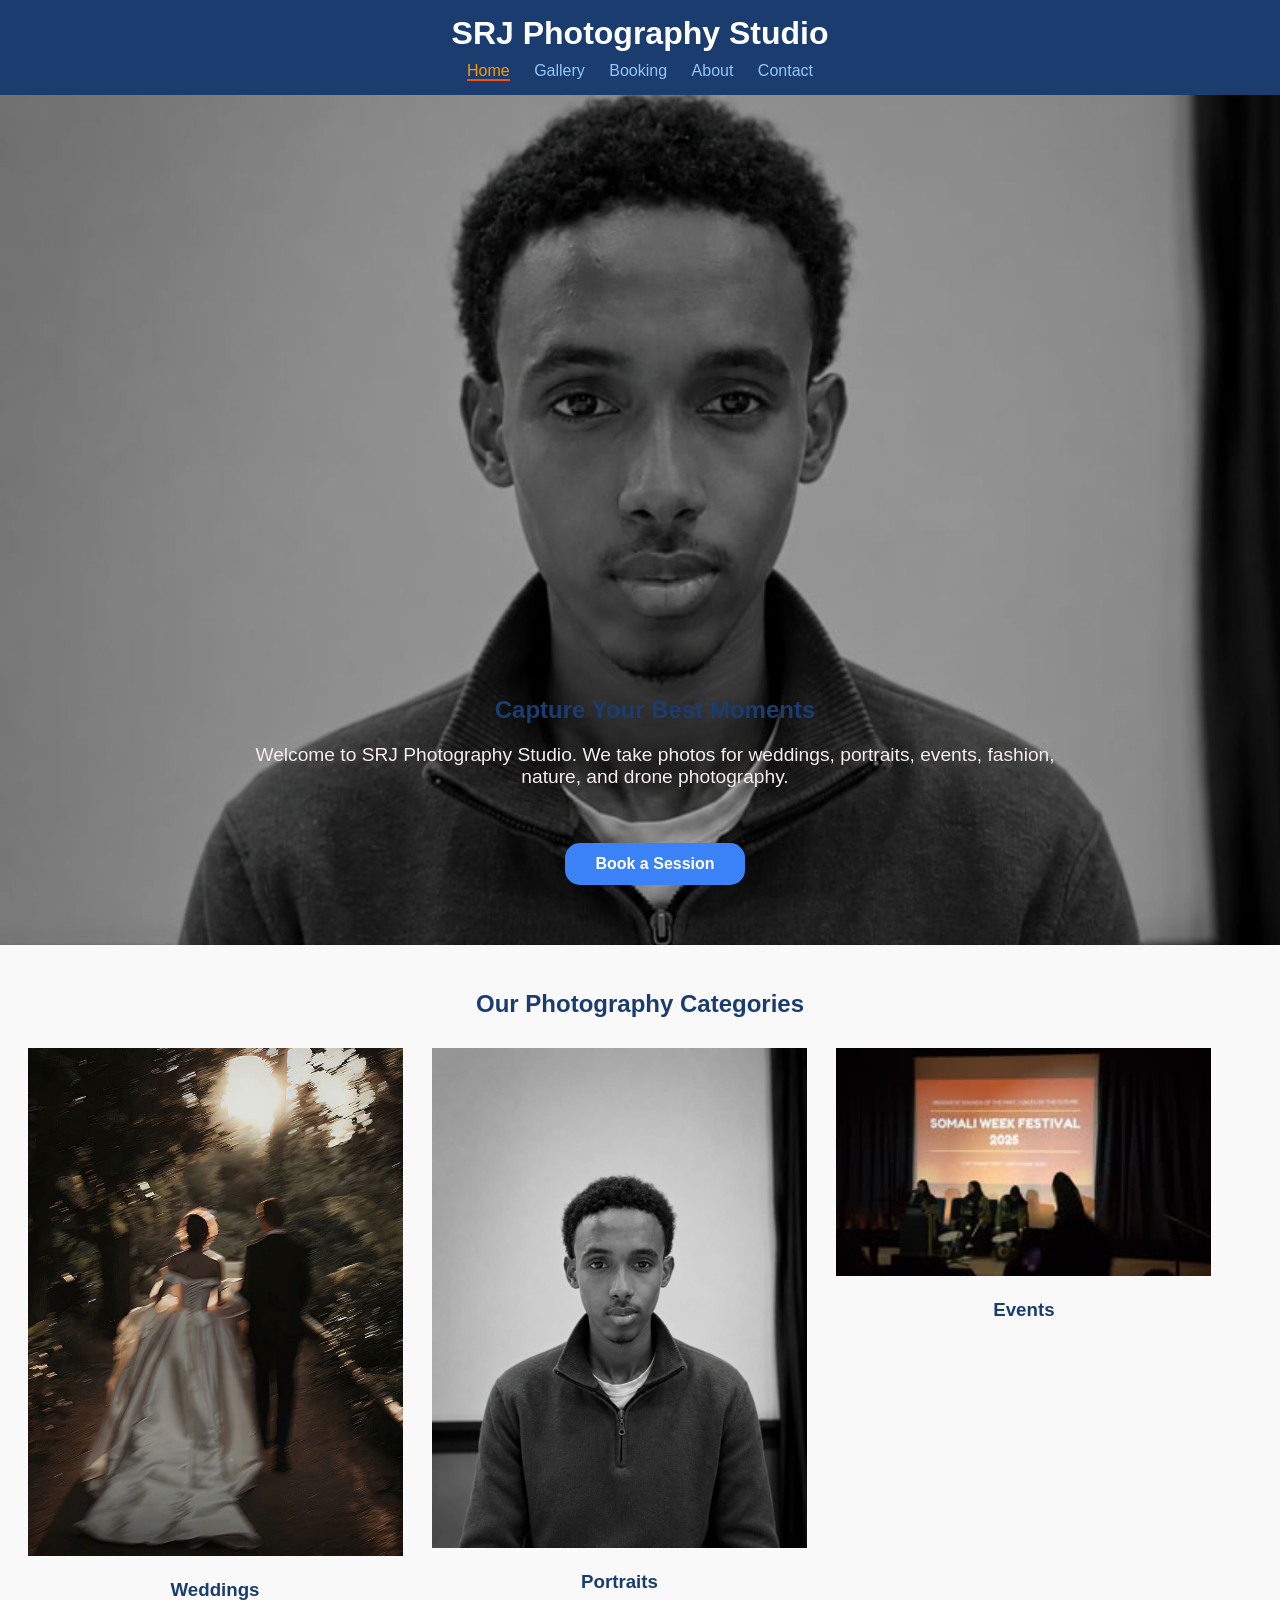
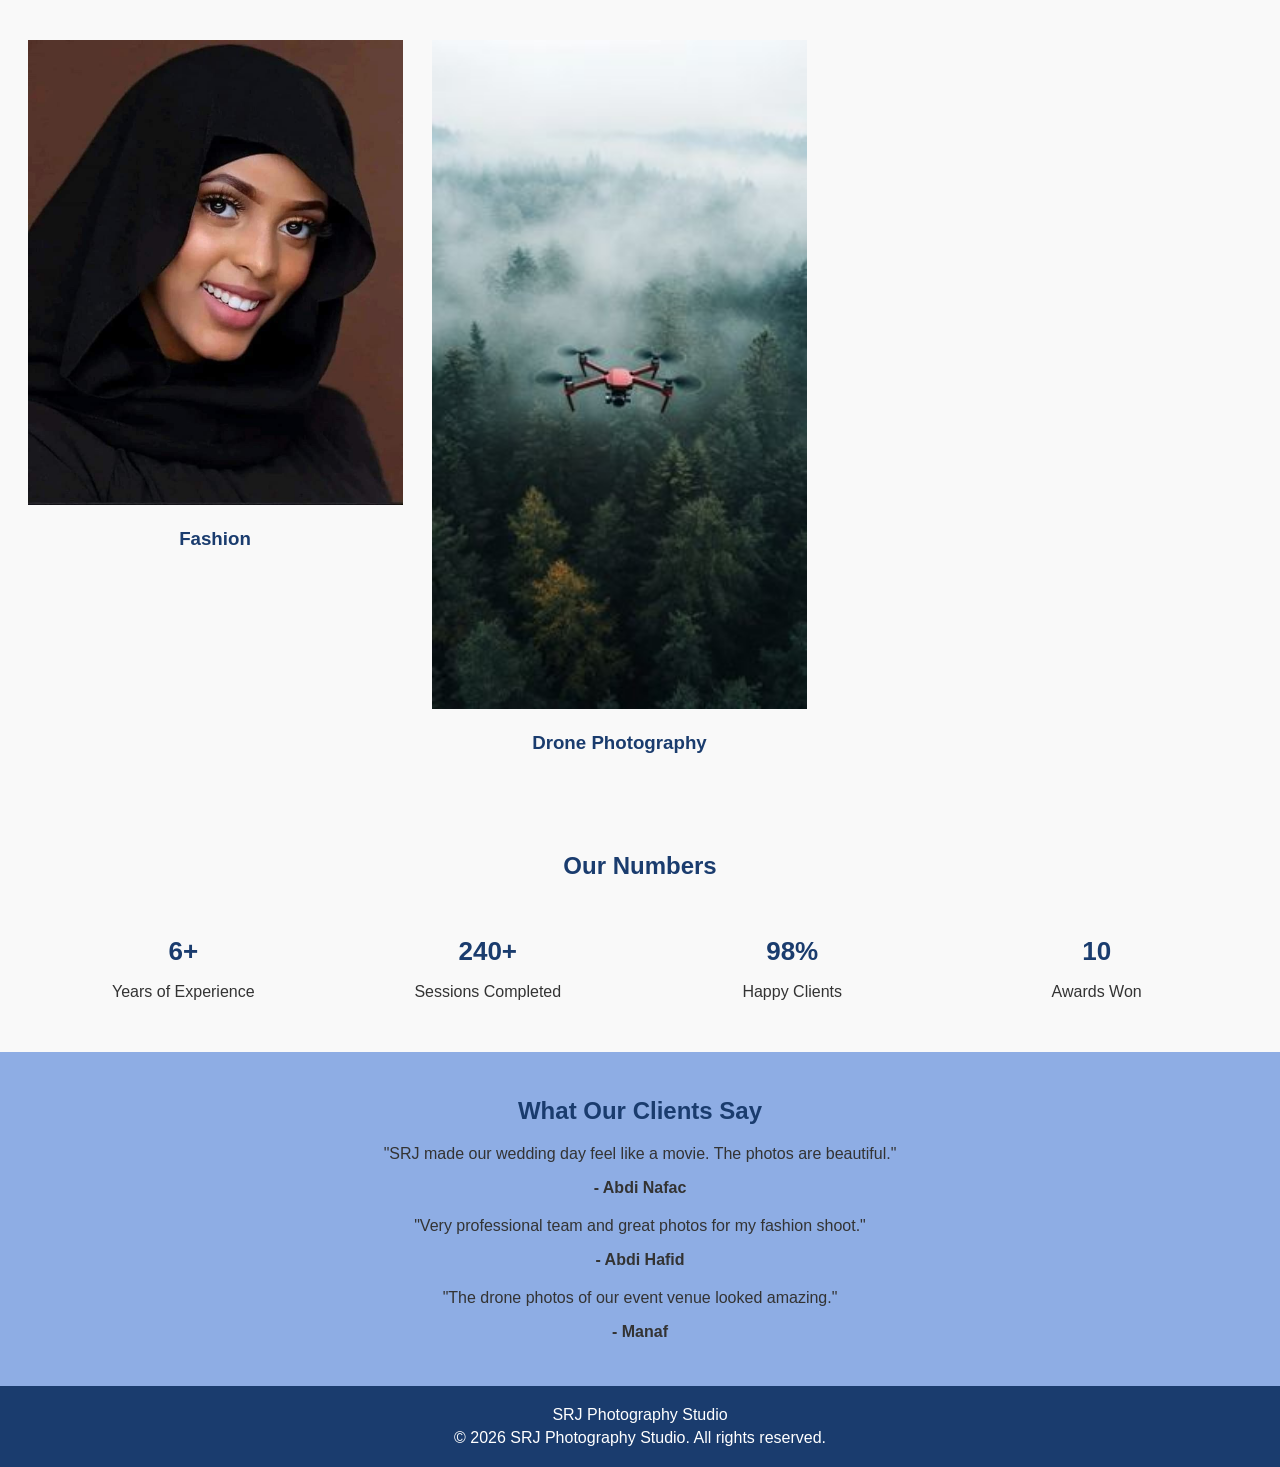
<file: index.html>
<!DOCTYPE html>
<html lang="en">
<head>
  <meta charset="UTF-8">
  <meta name="viewport" content="width=device-width, initial-scale=1.0">
  <title>SRJ Photography Studio - Home</title>
  <link rel="stylesheet" href="style.css">
</head>
<body>

  <!-- Header and Navigation -->
  <header>
    <h1>SRJ Photography Studio</h1>
    <nav>
      <ul>
        <li><a href="index.html" class="active">Home</a></li>
        <li><a href="sawiro.html" >Gallery</a></li>
        <li><a href="booking.html">Booking</a></li>
        <li><a href="about.html">About</a></li>
        <li><a href="contact.html">Contact</a></li>
      </ul>
    </nav>
  </header>

  <main>

    <section class="hero-section">
  <!-- A subtle dark layer to help white text stand out against the bright windows -->
  <div class="hero-overlay"></div>
  
  <!-- All your text content goes inside here -->
  <div class="hero-content">
    <h2>Capture Your Best Moments</h2>
    <p>Welcome to SRJ Photography Studio. We take photos for weddings, portraits, events, fashion, nature, and drone photography.</p>
    
    <!-- Put your existing blue button here -->
    <a href="booking.html" class="booking-btn">Book a Session</a>
  </div>
</section>

    <!-- Featured Categories -->
    <section class="categories">
      <h2 class="section-title">Our Photography Categories</h2>

      <div class="category-box">
        <img src="wedding.jpg" alt="Bride and groom at a wedding">
        <h3>Weddings</h3>
      </div>

      <div class="category-box">
        <img src="po3.jpeg" alt="Portrait photo of a woman">
        <h3>Portraits</h3>
      </div>

      <div class="category-box">
        <img src="events.jpg" alt="People at an event">
        <h3>Events</h3>
      </div>

      <div class="category-box">
        <img src="fashion.jpg" alt="Fashion model photo">
        <h3>Fashion</h3>
      </div>
      <div class="category-box">
        <img src="drone.jpg" alt="Aerial drone photo of coastline">
        <h3>Drone Photography</h3>
      </div>
    </section>

    <!-- Statistics Section -->
    <section class="stats">
      <h2 class="section-title">Our Numbers</h2>

      <div class="stat-box">
        <h3>6+</h3>
        <p>Years of Experience</p>
      </div>

      <div class="stat-box">
        <h3>240+</h3>
        <p>Sessions Completed</p>
      </div>

      <div class="stat-box">
        <h3>98%</h3>
        <p>Happy Clients</p>
      </div>

      <div class="stat-box">
        <h3>10</h3>
        <p>Awards Won</p>
      </div>
    </section>

    <!-- Testimonials -->
    <section class="warbixin">
      <h2 class="section-title">What Our Clients Say</h2>

      <div class="warbixin-box">
        <p>"SRJ made our wedding day feel like a movie. The photos are beautiful."</p>
        <p><strong>- Abdi Nafac</strong></p>
      </div>

      <div class="warbixin-box">
        <p>"Very professional team and great photos for my fashion shoot."</p>
        <p><strong>- Abdi Hafid</strong></p>
      </div>

      <div class="warbixin-box">
        <p>"The drone photos of our event venue looked amazing."</p>
        <p><strong>- Manaf</strong></p>
      </div>
    </section>

  </main>

  <!-- Footer -->
  <footer>
    <p>SRJ Photography Studio</p>
    <p>&copy; 2026 SRJ Photography Studio. All rights reserved.</p>
  </footer>

</body>
</html>
</file>
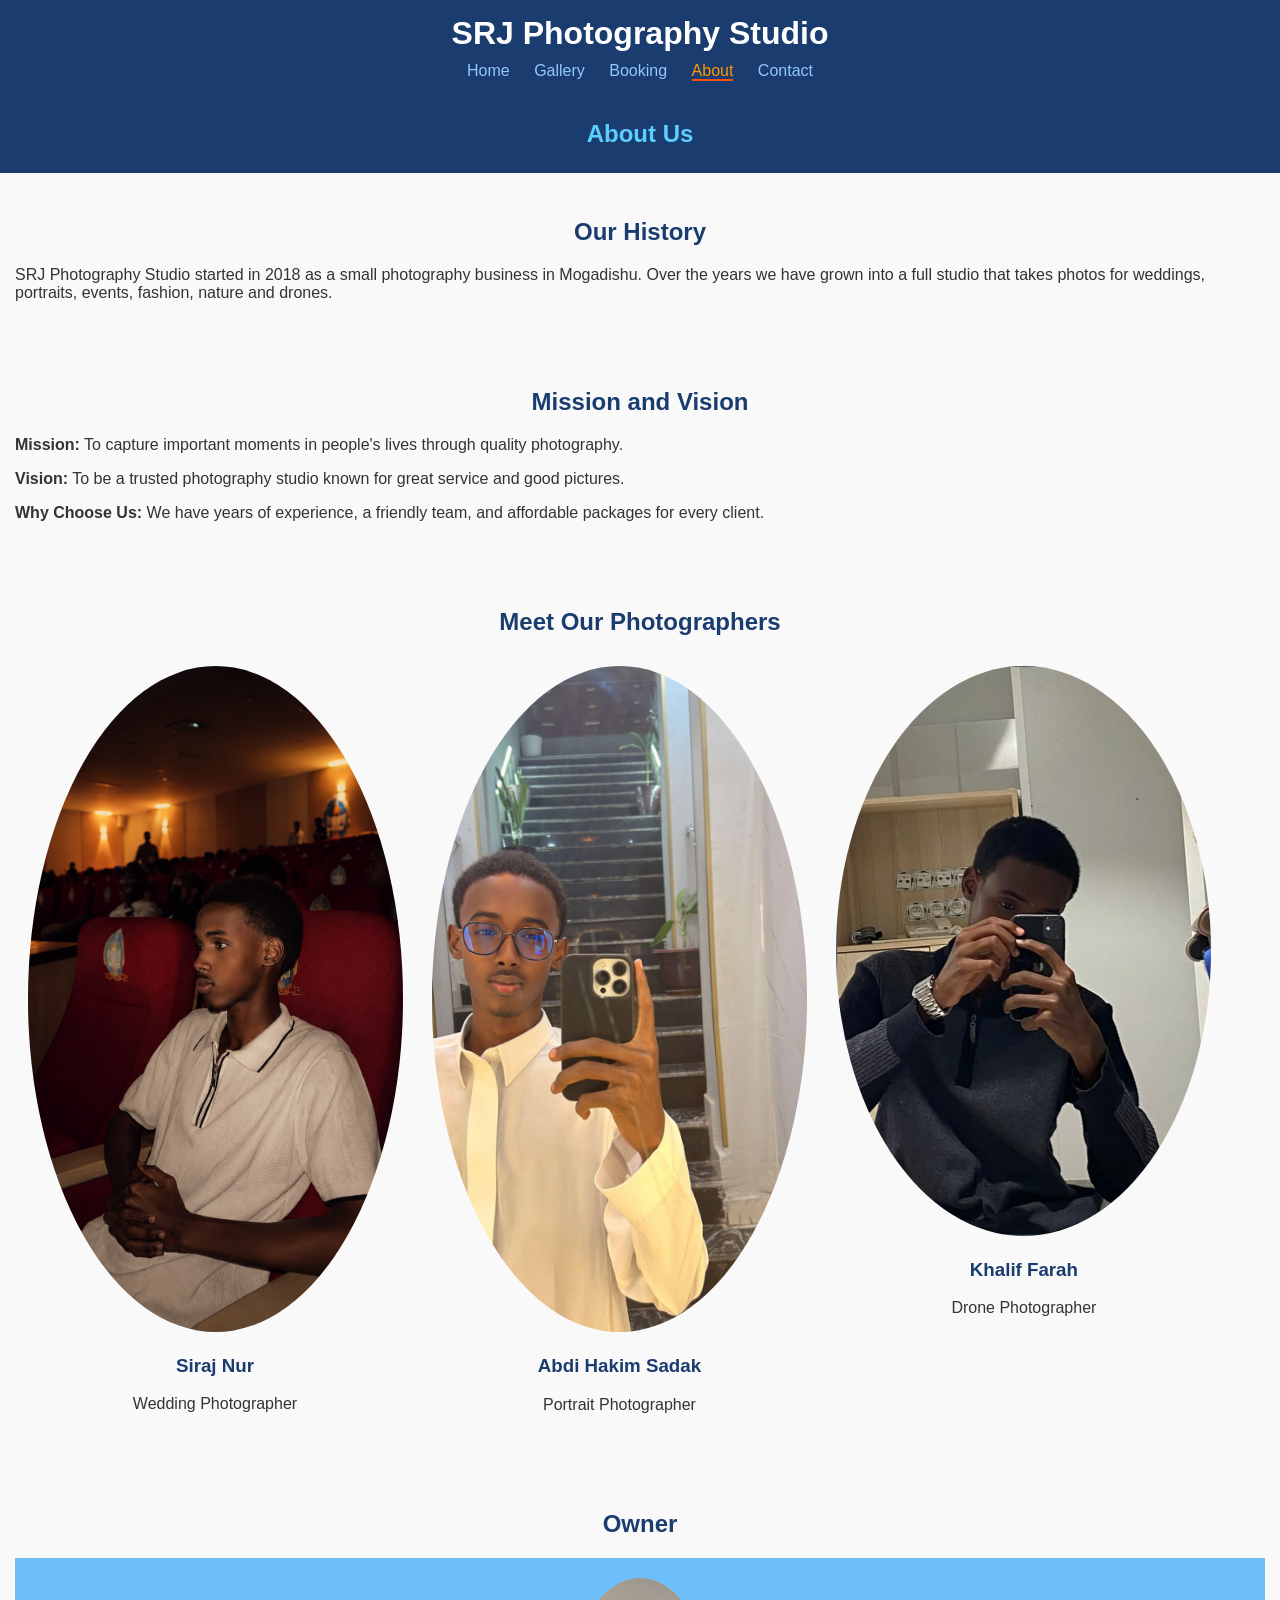
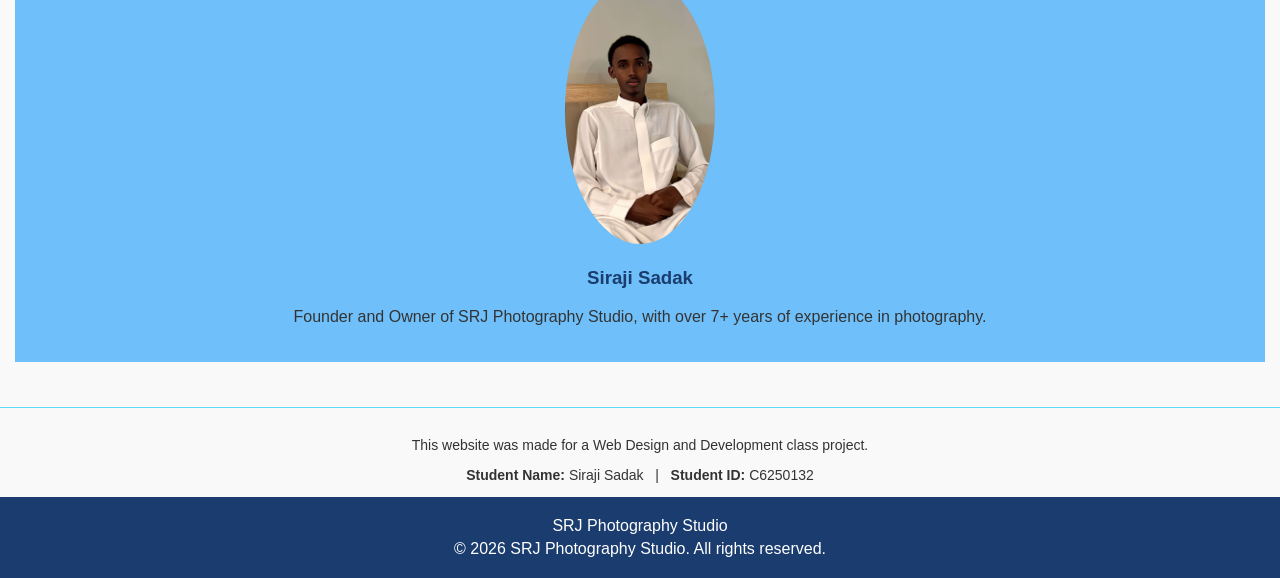
<file: about.html>
<!DOCTYPE html>
<html lang="en">
<head>
  <meta charset="UTF-8">
  <meta name="viewport" content="width=device-width, initial-scale=1.0">
  <title>SRJ Photography Studio - About</title>
  <link rel="stylesheet" href="style.css">
</head>
<body>

  <!-- Header and Navigation -->
  <header>
    <h1>SRJ Photography Studio</h1>
    <nav>
      <ul>
       <li><a href="index.html">Home</a></li>
        <li><a href="sawiro.html">Gallery</a></li>
        <li><a href="booking.html">Booking</a></li>
        <li><a href="about.html" class="active">About</a></li>
        <li><a href="contact.html">Contact</a></li>
      </ul>
    </nav>
  </header>

  <!-- Page Banner -->
  <div class="page-banner">
    <h2>About Us</h2>
  </div>

  <main>

    <!-- Studio History -->
    <section>
      <h2 class="section-title">Our History</h2>
      <p>SRJ Photography Studio started in 2018 as a small photography business in Mogadishu. Over the years we have grown into a full studio that takes photos for weddings, portraits, events, fashion, nature and drones.</p>
    </section>

    <!-- Mission and Vision -->
    <section>
      <h2 class="section-title">Mission and Vision</h2>
      <p><strong>Mission:</strong> To capture important moments in people's lives through quality photography.</p>
      <p><strong>Vision:</strong> To be a trusted photography studio known for great service and good pictures.</p>
      <p><strong>Why Choose Us:</strong> We have years of experience, a friendly team, and affordable packages for every client.</p>
    </section>

    <!-- Team Section -->
    <section>
      <h2 class="section-title">Meet Our Photographers</h2>

      <div class="team-box">
        <img src="sir4.png" alt="Photographer Siraj Nur">
        <h3>Siraj Nur</h3>
        <p>Wedding Photographer</p>
      </div>

      <div class="team-box">
        <img src="siraj1.jpeg" alt="Photographer Abdi Hakim Sadak">
        <h3>Abdi Hakim Sadak</h3>
        <p>Portrait Photographer</p>
      </div>

      <div class="team-box">
        <img src="siraj3.jpeg" alt="Photographer Khalif Farah">
        <h3>Khalif Farah</h3>
        <p>Drone Photographer</p>
      </div>
    </section>

    <!-- Owner Profile -->
    <section>
      <h2 class="section-title">Owner</h2>
      <div class="owner-box">
        <img src="siraj2.jpeg" alt="Studio owner Xakim nur">
        <h3>Siraji Sadak</h3>
        <p>Founder and Owner of SRJ Photography Studio, with over 7+ years of experience in photography.</p>
      </div>
    </section>

    <!-- Student Credit -->
    <div>
      <div class="student-credit">
        <p>This website was made for a Web Design and Development class project.</p>
        <p><strong>Student Name:</strong> Siraji Sadak &nbsp; | &nbsp; <strong>Student ID:</strong> C6250132</p>
      </div>
    </div>

  </main>

  <!-- Footer -->
  <footer>
    <p>SRJ Photography Studio</p>
    <p>&copy; 2026 SRJ Photography Studio. All rights reserved.</p>
  </footer>

</body>
</html>
</file>
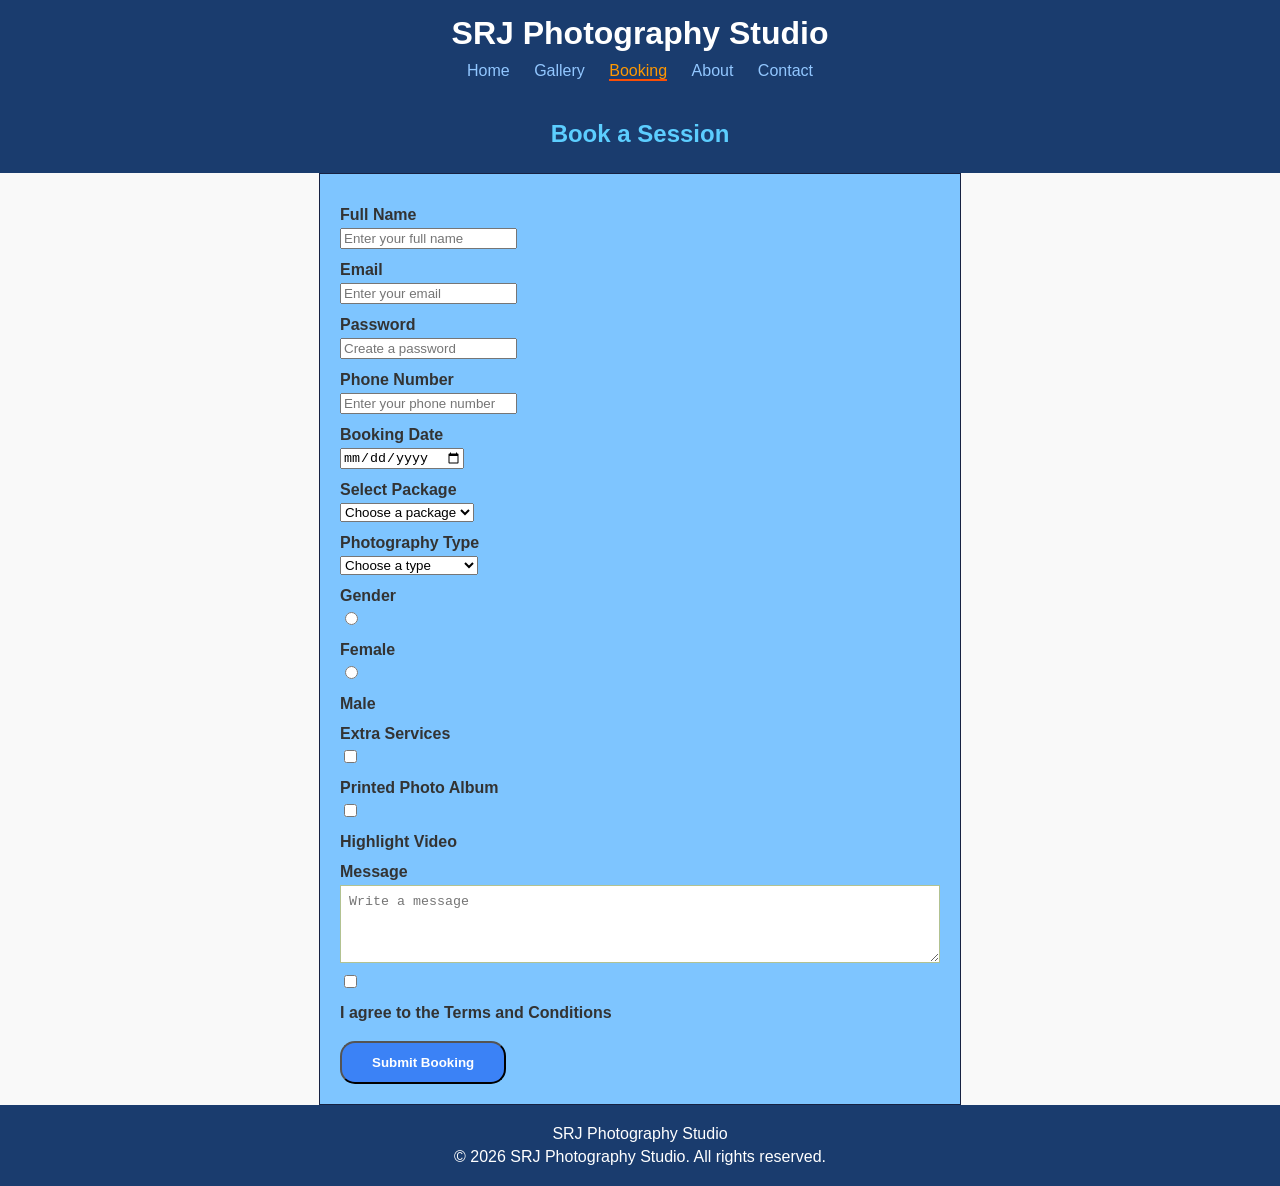
<file: booking.html>
<!DOCTYPE html>
<html lang="en">
<head>
  <meta charset="UTF-8">
  <meta name="viewport" content="width=device-width, initial-scale=1.0">
  <title>SRJ Photography Studio - Booking</title>
  <link rel="stylesheet" href="style.css">
</head>
<body>

  <!-- Header and Navigation -->
  <header>
    <h1>SRJ Photography Studio</h1>
    <nav>
      <ul>
       <li><a href="index.html">Home</a></li>
        <li><a href="sawiro.html">Gallery</a></li>
        <li><a href="booking.html" class="active">Booking</a></li>
        <li><a href="about.html">About</a></li>
        <li><a href="contact.html">Contact</a></li>
      </ul>
    </nav>
  </header>

  <!-- Page Banner -->
  <div class="page-banner">
    <h2>Book a Session</h2>
  </div>

  <main>

    <!-- Booking Form -->
    <div>
      <form action="#" method="post">

        <label for="fullname">Full Name</label>
        <input type="text" id="fullname" name="fullname" placeholder="Enter your full name" required>
        <label for="email">Email</label>
        <input type="email" id="email" name="email" placeholder="Enter your email" required>
        <label for="password">Password</label>
        <input type="password" id="password" name="password" placeholder="Create a password" required>
        <label for="phone">Phone Number</label>
        <input type="tel" id="phone" name="phone" placeholder="Enter your phone number" required>
        <label for="bookingdate">Booking Date</label>
        <input type="date" id="bookingdate" name="bookingdate" required>
        <label for="package">Select Package</label>
        <select id="package" name="package" required>
          <option value="">Choose a package</option>
          <option value="basic">Basic</option>
          <option value="standard">Standard</option>
          <option value="premium">Premium</option>
        </select>

        <label for="phototype">Photography Type</label>
        <select id="phototype" name="phototype" required>
          <option value="">Choose a type</option>
          <option value="wedding">Wedding</option>
          <option value="portrait">Portrait</option>
          <option value="event">Event</option>
          <option value="fashion">Fashion</option>
          <option value="nature">Nature</option>
          <option value="drone">Drone Photography</option>
        </select>

        <label>Gender</label>
        
          <input type="radio" id="gender-female" name="gender" value="female" required>
          <label for="gender-female">Female</label>      
          <input type="radio" id="gender-male" name="gender" value="male">
          <label for="gender-male">Male</label>

        <label>Extra Services</label>
          <input type="checkbox" id="service-album" name="services" value="album">
          <label for="service-album">Printed Photo Album</label>
          <input type="checkbox" id="service-video" name="services" value="video">
          <label for="service-video">Highlight Video</label>
        <label for="message">Message</label>
        <textarea id="message" name="message" rows="4" placeholder="Write a message"></textarea>

        <div class="checkbox-line">
          <input type="checkbox" id="terms" name="terms" required>
          <label for="terms">I agree to the Terms and Conditions</label>
        </div>

        <button type="submit" class="form button">Submit Booking</button>

      </form>
    </div>

  </main>

  <!-- Footer -->
  <footer>
    <p>SRJ Photography Studio</p>
    <p>&copy; 2026 SRJ Photography Studio. All rights reserved.</p>
  </footer>

</body>
</html>
</file>
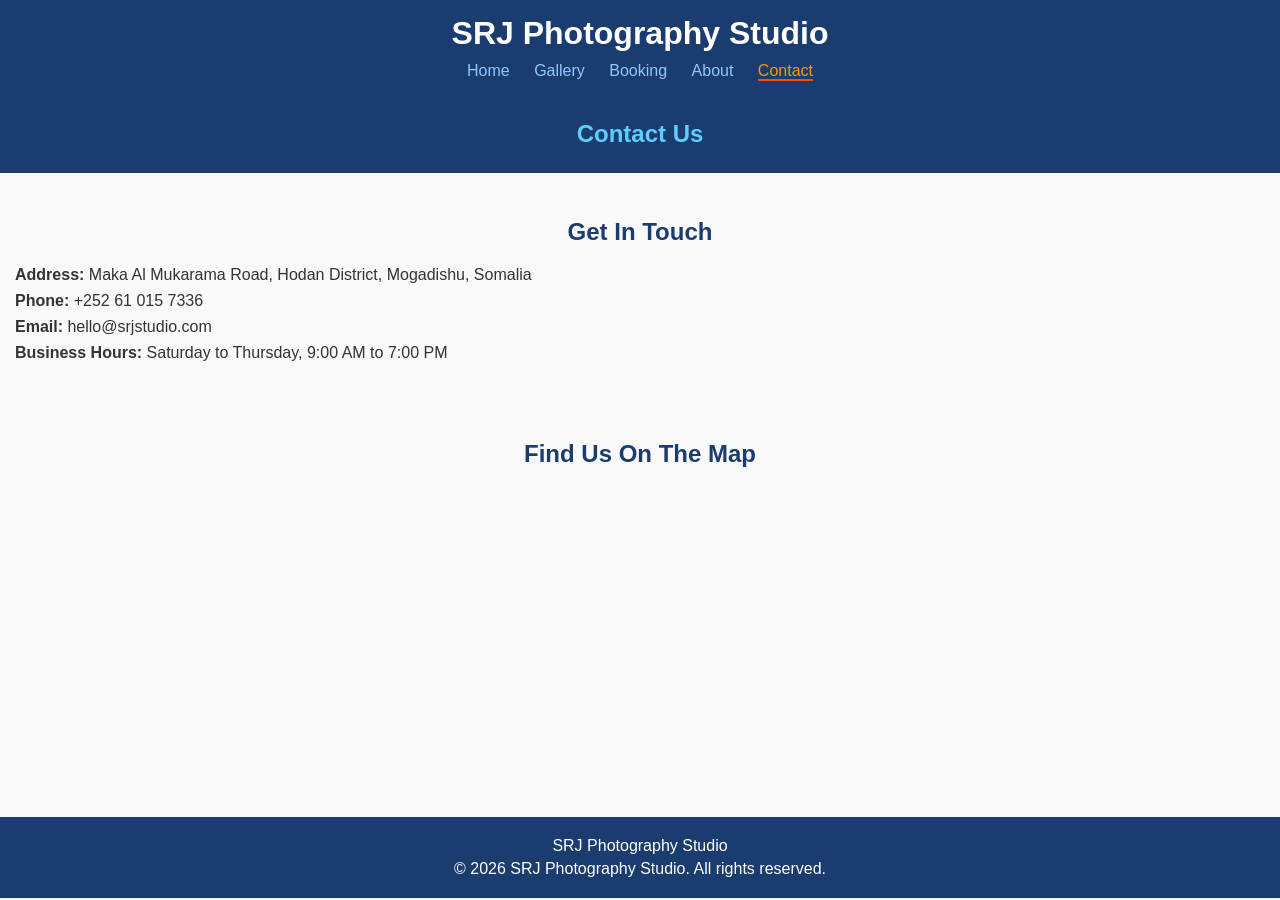
<file: contact.html>
<!DOCTYPE html>
<html lang="en">
<head>
  <meta charset="UTF-8">
  <meta name="viewport" content="width=device-width, initial-scale=1.0">
  <title>SRJ Photography Studio - Contact</title>
  <link rel="stylesheet" href="style.css">
</head>
<body>

  <!-- Header and Navigation -->
  <header>
    <h1>SRJ Photography Studio</h1>
    <nav>
      <ul>
        <li><a href="index.html">Home</a></li>
        <li><a href="sawiro.html">Gallery</a></li>
        <li><a href="booking.html">Booking</a></li>
        <li><a href="about.html">About</a></li>
        <li><a href="contact.html" class="active">Contact</a></li>
      </ul>
    </nav>
  </header>

  <!-- Page Banner -->
  <div class="page-banner">
    <h2>Contact Us</h2>
  </div>

  <main>

    <!-- Contact Information -->
    <section class="contact-info">
      <h2 class="section-title">Get In Touch</h2>
      <p><strong>Address:</strong> Maka Al Mukarama Road, Hodan District, Mogadishu, Somalia</p>
      <p><strong>Phone:</strong> +252 61 015 7336</p>
      <p><strong>Email:</strong> hello@srjstudio.com</p>
      <p><strong>Business Hours:</strong> Saturday to Thursday, 9:00 AM to 7:00 PM</p>
    </section>

    <!-- Map -->
    <section class="map-box">
      <h2 class="section-title">Find Us On The Map</h2>
      <iframe
        src="https://www.google.com/maps?q=Mogadishu,Somalia&output=embed"
        title="Map showing Luminex Photography Studio location">
      </iframe>
    </section>

  </main>

  <!-- Footer -->
  <footer>
    <p>SRJ Photography Studio</p>
    <p>&copy; 2026 SRJ Photography Studio. All rights reserved.</p>
  </footer>

</body>
</html>
</file>
<file: style.css>
body {
  font-family: Arial, sans-serif;
  margin: 0;
  padding: 0;
  background-color: #f9f9f9;
  color: #333333;
}

h1, h2, h3 {
  color: #1a3c6e;
}

a {
  color: #1a3c6e;
}

/* Header and Navigation */
header {
  background-color: #1a3c6e;
  color: #ffffff;
  padding: 15px;
  text-align: center;
  position: sticky;top: 0;
}

header h1 {
  color: #ffffff;
  margin: 0 0 10px 0;
}

nav ul {
  list-style: none;
  margin: 0;
  padding: 0;
}

nav ul li {
  display: inline-block;
  margin: 0 10px;
}

nav ul li a {
  color: #92c7ff;
  text-decoration: none;
}
nav a.active {
    color: #ff9800;
    border-bottom: 2px solid #f94f06;
}

nav ul li a:hover {background-color: rgb(45, 105, 245);
  text-decoration: underline;
  border-radius: 20px;
}


/* 1. Force the container to take up the full screen width and height */
.hero-section {
  position: relative;
  width: 100%;
  height: 85vh; /* Adjusts the height to take up 85% of the browser window */
  
  /* Link your studio image here instead of using an <img> tag */
  background-image: url('po3.jpeg'); 
  background-size: cover;        /* Stretches the image to fill the entire container */
  background-position: center;   /* Keeps the 'SRJ' center graphic focused */
  background-repeat: no-repeat;
  
  /* Flexbox pushes your content block to the bottom-center or left */
  display: flex;
  align-items: flex-end;         /* Pushes text toward the bottom of the photo */
  justify-content: center;       /* Centers the text horizontally */
  padding-bottom: 60px;          /* Adds space at the very bottom */
}

/* 2. Add a dark tint layer over the photo so your text is easy to read */
.hero-overlay {
  position: absolute;
  top: 0;
  left: 0;
  width: 100%;
  height: 100%;
  background: rgba(0, 0, 0, 0.3); /* Adjust 0.4 to make it darker or lighter */
  z-index: 1;
}

/* 3. Style the text container to sit safely on top of the image tint */
.hero-content {
  position: relative;
  z-index: 2;                    /* Keeps text above the dark overlay */
  text-align: center;
  color: #ffffff;                /* Changed to white for high contrast */
  max-width: 800px;              /* Keeps lines of text from stretching too wide */
  padding: 0 20px;
}

.hero-content p {
  font-size: 1.2rem;
  margin-bottom: 55px;
  color: #f6eded;                /* Soft off-white for description text */
}

/* 4. Style your existing booking button */
.booking-btn {
  display: inline-block;
  background-color: #3b82f6;     /* Your primary blue color */
  color: white;
  padding: 12px 30px;
  text-decoration: none;
  border-radius: 15px;
  font-weight: bold;
  transition: background 0.8s ease;
}

.booking-btn:hover {
  background-color: #88edc5;     /* Darkens slightly when hovered */
}

/* Page Banner (used on inner pages) */
.page-banner {
  background-color: #1a3c6e;
  color: #ffffff;
  text-align: center;
  padding: 25px 15px;
}

.page-banner h2 {
  color: #5cceff;
  margin: 0;
}

/* Sections */
section {
  padding: 25px 15px;
}

.section-title {
  text-align: center;
  border: #6ea3d4;
  border-radius: 15px;
  margin-bottom: 20px;
}

/* Categories on Home Page */
.category-box {
  display: inline-block;
  width: 30%;
  margin: 10px 1%;
  vertical-align: top;
  text-align: center;
}

.category-box img {
  width: 100%;
}

/* Gallery Page */
.gallery-box {
  display: inline-block;
  width: 20%;
  margin: 10px 1%;
  vertical-align: top;
  text-align: center;
  background-color: #71a2fd;
  border: 1px outset #cccccc;
  padding: 5px;
}
.gallery-box img {
  width: 100%;
}

.gallery-box p {
  margin: 5px 0;
  font-size: 14px;
}

/* Testimonials */
.warbixin {
  background-color: #8eade4;
  text-align: center;
}

.warbixin-box {
  margin-bottom: 20px;
}

/* Stats */
.stats {
  text-align: center;
}

.stat-box {
  display: inline-block;
  width: 22%;
  margin: 10px 1%;
}

.stat-box h3 {
  font-size: 26px;
  margin-bottom: 5px;
}

/* About Page */
.team-box {
  display: inline-block;
  width: 30%;
  margin: 10px 1%;
  vertical-align: top;
  text-align: center;
}

.team-box img {
  width: 100%;
  border-radius: 50%;
}

.owner-box {
  text-align: center;
  background-color: #6fc0fa;
  padding: 20px;
}

.owner-box img {
  width: 150px;
  border-radius: 50%;
}

.student-credit {
  text-align: center;
  margin-top: 20px;
  font-size: 14px;
  border-top: 1px solid #5bdaf7;
  padding-top: 15px;
}

/* Contact Page */
.contact-info p {
  margin: 8px 0;
}

.map-box iframe {
  width: 100%;
  height: 300px;
  border: 0;
}

/* Booking Form */
form {
  background-color: #7ec5ff;
  padding: 20px;
  border: 1px solid #172242;
  max-width: 600px;
  margin: 0 auto;
}

form label {
  display: block;
  margin-top: 12px;
  margin-bottom: 4px;
  font-weight: bold;
}

/* form input,
form select, */
form textarea {
  width: 100%;
  max-width: 100%;
  padding: 8px;
  border: 1px solid #b2c291;
  box-sizing: border-box;
}

form .checkbox-line {
  font-weight: normal;
  margin-top: 5px;
}

form button {
  margin-top: 15px;
  background-color: #3b82f6; 
  color: white;
  padding: 12px 30px;
  text-decoration: none;
  border-radius: 15px;
  font-weight: bold;
  transition: background 0.7s ease;
}
button:hover {
  background-color: #88edc5;  
}


/* Footer */
footer {
  background-color: #1a3c6e;
  color: #ffffff;
  text-align: center;
  padding: 15px;
}

footer p {
  margin: 5px 0;
}

footer a {
  color: #ffffff;}
</file>
